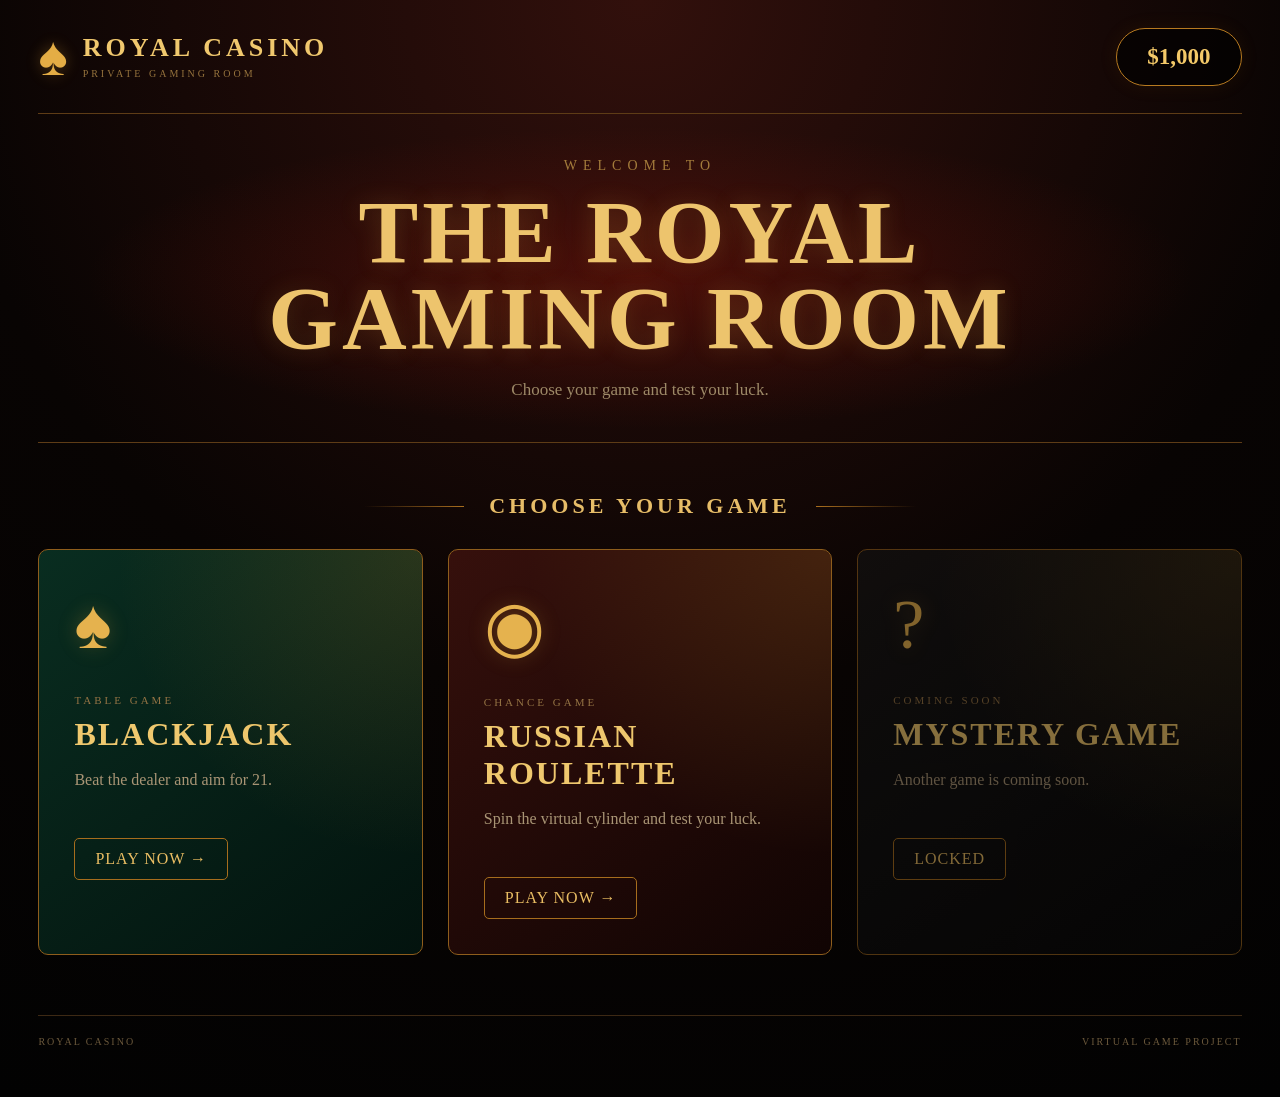
<file: index.html>
<!DOCTYPE html>
<html lang="en">

<head>

    <meta charset="UTF-8">

    <meta
        name="viewport"
        content="width=device-width, initial-scale=1.0"
    >

    <title>Royal Casino</title>

    <link
        rel="stylesheet"
        href="lobby.css"
    >

</head>


<body>

<div class="casino-page">


    <!-- HEADER -->

    <header class="casino-header">

        <div class="logo">

            <div class="logo-symbol">♠</div>

            <div>
                <h1>ROYAL CASINO</h1>
                <span>PRIVATE GAMING ROOM</span>
            </div>

        </div>


        <div
            class="balance-box"
            data-casino-balance
        >
            $1,000
        </div>

    </header>



    <!-- HERO -->

    <section class="hero">

        <div class="hero-content">

            <span class="welcome">
                WELCOME TO
            </span>

            <h2>
                THE ROYAL<br>
                GAMING ROOM
            </h2>

            <p>
                Choose your game and test your luck.
            </p>

        </div>

    </section>



    <!-- GAMES -->

    <section class="games-section">

        <div class="section-title">

            <span></span>

            <h2>CHOOSE YOUR GAME</h2>

            <span></span>

        </div>



        <div class="games-grid">


            <!-- BLACKJACK -->

            <a
                href="blackjack.html"
                class="game-card blackjack-card"
            >

                <div class="game-icon">
                    ♠
                </div>

                <div class="game-card-content">

                    <span class="game-category">
                        TABLE GAME
                    </span>

                    <h3>
                        BLACKJACK
                    </h3>

                    <p>
                        Beat the dealer and aim for 21.
                    </p>

                    <span class="play-game">
                        PLAY NOW →
                    </span>

                </div>

            </a>



            <!-- RUSSIAN ROULETTE -->

            <a
                href="russian-roulette.html"
                class="game-card roulette-card"
            >

                <div class="game-icon">
                    ◉
                </div>

                <div class="game-card-content">

                    <span class="game-category">
                        CHANCE GAME
                    </span>

                    <h3>
                        RUSSIAN ROULETTE
                    </h3>

                    <p>
                        Spin the virtual cylinder and test your luck.
                    </p>

                    <span class="play-game">
                        PLAY NOW →
                    </span>

                </div>

            </a>



            <!-- LOCKED GAME -->

            <div class="game-card locked-card">

                <div class="game-icon">
                    ?
                </div>

                <div class="game-card-content">

                    <span class="game-category">
                        COMING SOON
                    </span>

                    <h3>
                        MYSTERY GAME
                    </h3>

                    <p>
                        Another game is coming soon.
                    </p>

                    <span class="play-game">
                        LOCKED
                    </span>

                </div>

            </div>


        </div>

    </section>



    <!-- FOOTER -->

    <footer>

        <span>
            ROYAL CASINO
        </span>

        <span>
            VIRTUAL GAME PROJECT
        </span>

    </footer>


</div>


<script src="casino.js"></script>

</body>

</html>
</file>
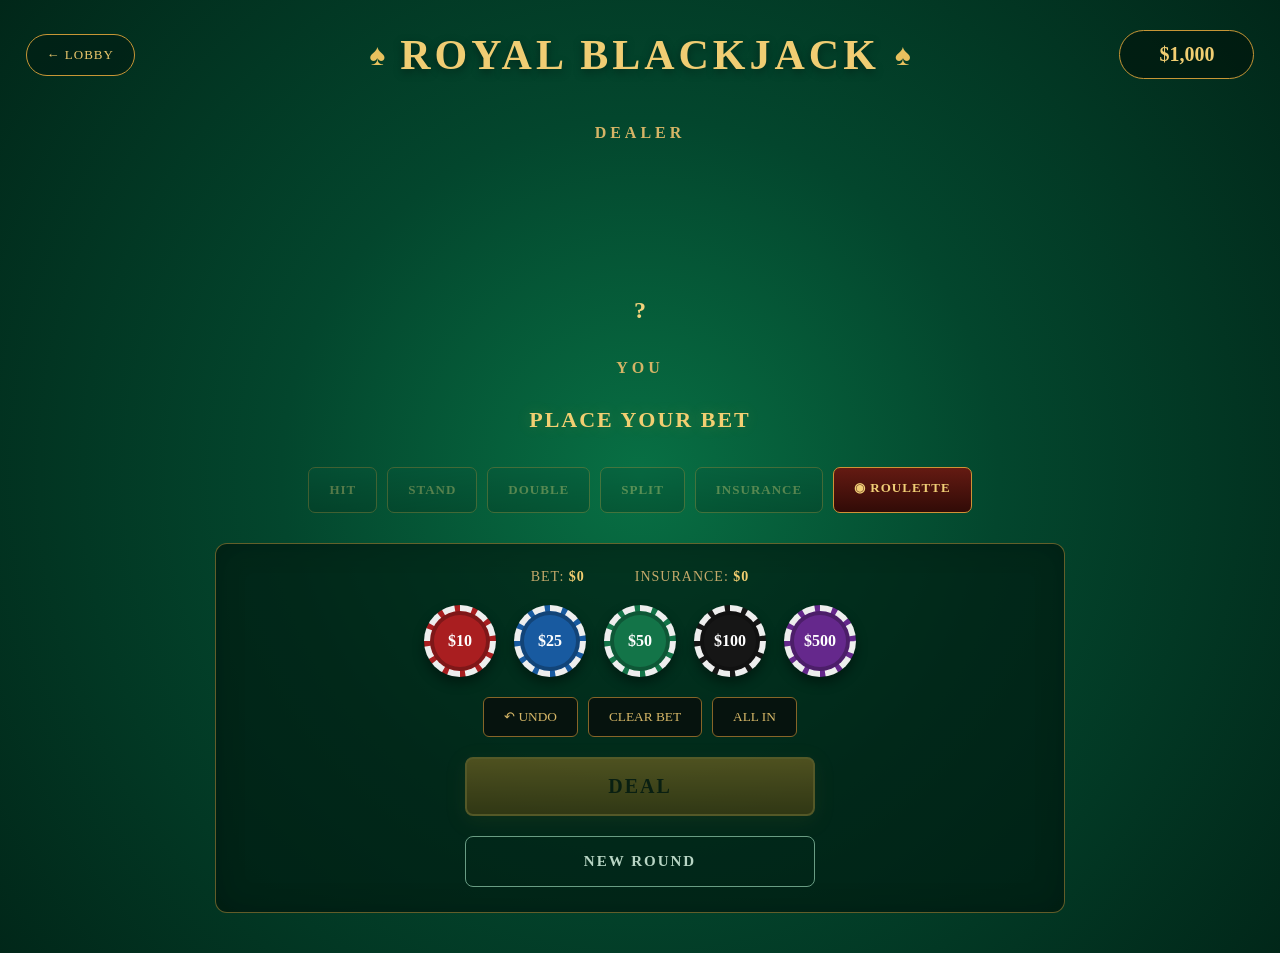
<file: blackjack.html>
<!DOCTYPE html>
<html lang="en">

<head>

    <meta charset="UTF-8">

    <meta
        name="viewport"
        content="width=device-width, initial-scale=1.0"
    >

    <title>Royal Casino - Blackjack</title>

    <link
        rel="stylesheet"
        href="blackjack.css"
    >

</head>


<body>

<main class="blackjack-table">


    <!-- TOP BAR -->

    <header class="bj-header">

        <a
            href="index.html"
            class="lobby-button"
        >
            ← LOBBY
        </a>


        <div class="bj-title">

            <span>♠</span>

            <h1>ROYAL BLACKJACK</h1>

            <span>♠</span>

        </div>


        <div
            class="balance-display"
            data-casino-balance
        >
            $1,000
        </div>

    </header>



    <!-- DEALER -->

    <section class="dealer-area">

        <h2>DEALER</h2>

        <div
            class="cards"
            id="dealerCards"
        ></div>

        <div
            class="hand-score"
            id="dealerScore"
        >
            ?
        </div>

    </section>



    <!-- PLAYER -->

    <section
        class="player-area"
        id="playerArea"
    >

        <h2>YOU</h2>

        <div
            id="playerHands"
            class="player-hands"
        ></div>

    </section>



    <!-- STATUS -->

    <div
        class="game-message"
        id="gameMessage"
    >
        PLACE YOUR BET
    </div>



    <!-- ACTIONS -->

    <section class="actions">

        <button id="hitButton">
            HIT
        </button>

        <button id="standButton">
            STAND
        </button>

        <button id="doubleButton">
            DOUBLE
        </button>

        <button id="splitButton">
            SPLIT
        </button>

        <button id="insuranceButton">
            INSURANCE
        </button>

        <a
            href="russian-roulette.html"
            class="roulette-link"
        >
            ◉ ROULETTE
        </a>

    </section>



    <!-- BETTING -->

    <section class="bet-area">

        <div class="bet-info">

            <span>
                BET:
                <strong id="betDisplay">$0</strong>
            </span>

            <span>
                INSURANCE:
                <strong id="insuranceDisplay">$0</strong>
            </span>

        </div>


        <div class="chips">

            <button
                class="chip red"
                data-value="10"
            >
                $10
            </button>

            <button
                class="chip blue"
                data-value="25"
            >
                $25
            </button>

            <button
                class="chip green"
                data-value="50"
            >
                $50
            </button>

            <button
                class="chip black"
                data-value="100"
            >
                $100
            </button>

            <button
                class="chip purple"
                data-value="500"
            >
                $500
            </button>

        </div>


        <div class="bet-buttons">

            <button id="undoBetButton">
                ↶ UNDO
            </button>

            <button id="clearBetButton">
                CLEAR BET
            </button>

            <button id="allInButton">
                ALL IN
            </button>

        </div>


        <button
            id="dealButton"
            class="deal-button"
        >
            DEAL
        </button>


        <button
            id="newRoundButton"
            class="new-round-button"
        >
            NEW ROUND
        </button>

    </section>


</main>


<script src="casino.js"></script>
<script src="blackjack.js"></script>

</body>
</html>
</file>
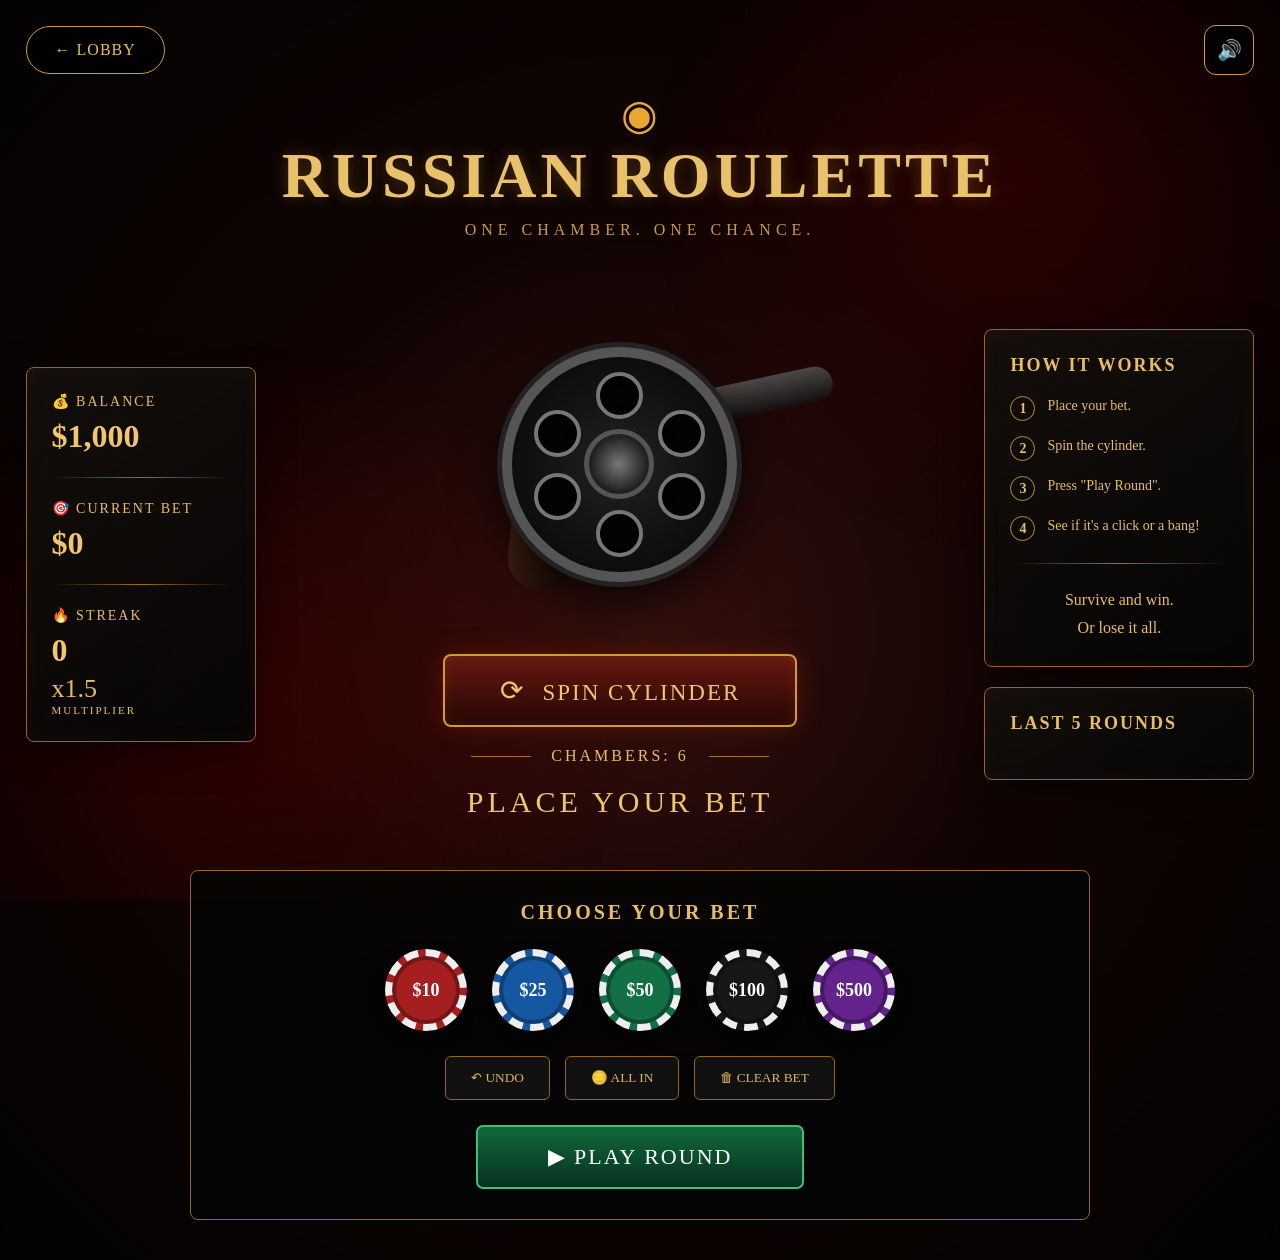
<file: russian-roulette.html>
<!DOCTYPE html>
<html lang="en">
<head>
    <meta charset="UTF-8">
    <meta name="viewport" content="width=device-width, initial-scale=1.0">
    <title>Russian Roulette</title>
    <link rel="stylesheet" href="roulette.css">
</head>

<body>

    <div class="background"></div>

    <main class="game">

        <!-- TOP -->
        <header>
            <a href="index.html" class="back-button">
                ← LOBBY
            </a>

            <button class="sound-button" id="soundButton">🔊</button>
        </header>

        <section class="title">
            <div class="title-icon">◉</div>
            <h1>RUSSIAN ROULETTE</h1>
            <p>ONE CHAMBER. ONE CHANCE.</p>
        </section>

        <section class="layout">

            <!-- LEFT PANEL -->
            <aside class="side-panel left-panel">

                <div class="stat">
                    <span>💰 BALANCE</span>
                    <strong id="balance" data-casino-balance>$1,000</strong>
                </div>

                <div class="line"></div>

                <div class="stat">
                    <span>🎯 CURRENT BET</span>
                    <strong id="currentBet">$0</strong>
                </div>

                <div class="line"></div>

                <div class="stat">
                    <span>🔥 STREAK</span>
                    <strong id="streak">0</strong>
                </div>

                <div class="multiplier">
                    x<span id="multiplier">1</span>
                    <small>MULTIPLIER</small>
                </div>

            </aside>


            <!-- CENTER -->
            <section class="center">

                <div class="cylinder-area">

                    <div class="revolver">
                        <div class="gun-body"></div>
                        <div class="handle"></div>
                        <div class="barrel"></div>
                    </div>

                    <div class="cylinder" id="cylinder">

                        <div class="chamber chamber-1"></div>
                        <div class="chamber chamber-2"></div>
                        <div class="chamber chamber-3"></div>
                        <div class="chamber chamber-4"></div>
                        <div class="chamber chamber-5"></div>
                        <div class="chamber chamber-6"></div>

                        <div class="center-piece"></div>

                    </div>

                </div>


                <button class="spin-button" id="spinButton">
                    <span>⟳</span>
                    SPIN CYLINDER
                </button>

                <div class="chambers">
                    <span></span>
                    CHAMBERS: 6
                    <span></span>
                </div>


                <div class="result" id="result">
                    PLACE YOUR BET
                </div>

            </section>


            <!-- RIGHT PANEL -->
            <aside class="right-column">

                <div class="info-panel">

                    <h2>HOW IT WORKS</h2>

                    <div class="step">
                        <b>1</b>
                        Place your bet.
                    </div>

                    <div class="step">
                        <b>2</b>
                        Spin the cylinder.
                    </div>

                    <div class="step">
                        <b>3</b>
                        Press "Play Round".
                    </div>

                    <div class="step">
                        <b>4</b>
                        See if it's a click or a bang!
                    </div>

                    <div class="info-line"></div>

                    <p>Survive and win.<br>Or lose it all.</p>

                </div>


                <div class="history">

                    <h2>LAST 5 ROUNDS</h2>

                    <div id="historyList">

                    </div>

                </div>

            </aside>

        </section>


        <!-- BETTING -->
        <section class="betting">

            <h2>CHOOSE YOUR BET</h2>

            <div class="chips">

                <button class="chip red" data-value="10">
                    <span>$10</span>
                </button>

                <button class="chip blue" data-value="25">
                    <span>$25</span>
                </button>

                <button class="chip green" data-value="50">
                    <span>$50</span>
                </button>

                <button class="chip black" data-value="100">
                    <span>$100</span>
                </button>

                <button class="chip purple" data-value="500">
                    <span>$500</span>
                </button>

            </div>


            <div class="bet-controls">

                <button id="undoButton">
                    ↶ UNDO
                </button>

                <button id="allInButton">
                    🪙 ALL IN
                </button>

                <button id="clearButton">
                    🗑 CLEAR BET
                </button>

            </div>


            <button class="play-button" id="playButton">
                ▶ PLAY ROUND
            </button>

        </section>

    </main>


    <script src="casino.js"></script>
    <script src="roulette.js"></script>

</body>
</html>
</file>
<file: lobby.css>
* {
    box-sizing: border-box;
    margin: 0;
    padding: 0;
}

body {

    min-height: 100vh;

    background:
        radial-gradient(
            circle at top,
            #32100c,
            #080403 55%,
            #020202
        );

    color: #e7bd68;

    font-family:
        Georgia,
        "Times New Roman",
        serif;
}


.casino-page {

    width: min(1400px, 94%);

    margin: auto;

    padding-bottom: 50px;
}


/* ==========================================
   HEADER
========================================== */

.casino-header {

    display: flex;

    justify-content: space-between;

    align-items: center;

    padding: 25px 0;
}


.logo {

    display: flex;

    align-items: center;

    gap: 15px;
}


.logo-symbol {

    font-size: 55px;

    color: #e4ad45;

    text-shadow:
        0 0 15px
        rgba(225, 165, 55, .3);
}


.logo h1 {

    font-size: 26px;

    letter-spacing: 4px;

    color: #f0c86e;
}


.logo span {

    font-size: 10px;

    letter-spacing: 3px;

    color: #96733d;
}


.balance-box {

    padding: 15px 30px;

    border: 1px solid #b77a20;

    border-radius: 30px;

    background:
        rgba(0, 0, 0, .65);

    color: #f4c968;

    font-size: 23px;

    font-weight: bold;

    cursor: pointer;

    box-shadow:
        0 0 20px
        rgba(190, 125, 25, .08);
}


/* ==========================================
   HERO
========================================== */

.hero {

    min-height: 330px;

    display: flex;

    align-items: center;

    justify-content: center;

    text-align: center;

    border-top:
        1px solid #5e3c16;

    border-bottom:
        1px solid #5e3c16;

    background:
        radial-gradient(
            ellipse at center,
            rgba(125, 20, 10, .45),
            transparent 65%
        );
}


.hero-content {

    animation:
        fadeIn 1s ease;
}


.welcome {

    letter-spacing: 6px;

    font-size: 14px;

    color: #a37b3b;
}


.hero h2 {

    margin-top: 15px;

    font-size:
        clamp(45px, 7vw, 90px);

    line-height: .95;

    letter-spacing: 4px;

    color: #edc46d;

    text-shadow:
        0 0 25px
        rgba(230, 175, 70, .2);
}


.hero p {

    margin-top: 20px;

    color: #9d8967;

    font-size: 17px;
}


/* ==========================================
   SECTION TITLE
========================================== */

.games-section {

    padding-top: 50px;
}


.section-title {

    display: flex;

    align-items: center;

    gap: 25px;

    justify-content: center;

    margin-bottom: 30px;
}


.section-title span {

    width: 100px;

    height: 1px;

    background:
        linear-gradient(
            90deg,
            transparent,
            #a96e1e
        );
}


.section-title span:last-child {

    background:
        linear-gradient(
            90deg,
            #a96e1e,
            transparent
        );
}


.section-title h2 {

    font-size: 22px;

    letter-spacing: 4px;
}


/* ==========================================
   GAME GRID
========================================== */

.games-grid {

    display: grid;

    grid-template-columns:
        repeat(3, 1fr);

    gap: 25px;
}


.game-card {

    position: relative;

    min-height: 310px;

    padding: 35px;

    border: 1px solid #8e5d1c;

    border-radius: 10px;

    text-decoration: none;

    color: inherit;

    overflow: hidden;

    transition:
        transform .3s,
        box-shadow .3s,
        border-color .3s;
}


.game-card::before {

    content: "";

    position: absolute;

    inset: 0;

    background:
        radial-gradient(
            circle at top right,
            rgba(200, 140, 40, .18),
            transparent 55%
        );

    pointer-events: none;
}


.game-card:hover {

    transform:
        translateY(-8px);

    border-color: #e2a83b;

    box-shadow:
        0 20px 50px
        rgba(0, 0, 0, .55),
        0 0 30px
        rgba(200, 140, 40, .08);
}


.blackjack-card {

    background:
        linear-gradient(
            145deg,
            #092d20,
            #03130e
        );
}


.roulette-card {

    background:
        linear-gradient(
            145deg,
            #36100c,
            #100403
        );
}


.locked-card {

    background:
        linear-gradient(
            145deg,
            #151515,
            #070707
        );

    opacity: .55;
}


.game-icon {

    font-size: 70px;

    margin-bottom: 25px;

    color: #e5b24e;

    text-shadow:
        0 0 20px
        rgba(225, 170, 60, .25);
}


.game-category {

    font-size: 11px;

    letter-spacing: 3px;

    color: #947344;
}


.game-card h3 {

    margin-top: 8px;

    font-size: 32px;

    letter-spacing: 2px;

    color: #efc86e;
}


.game-card p {

    margin-top: 15px;

    min-height: 45px;

    line-height: 1.5;

    color: #a99575;
}


.play-game {

    display: inline-block;

    margin-top: 25px;

    padding:
        11px 20px;

    border:
        1px solid #a66d1d;

    border-radius: 5px;

    color: #e9bd63;

    letter-spacing: 1px;
}


/* ==========================================
   FOOTER
========================================== */

footer {

    display: flex;

    justify-content: space-between;

    margin-top: 60px;

    padding-top: 20px;

    border-top:
        1px solid #3d2914;

    color: #6c593c;

    font-size: 10px;

    letter-spacing: 2px;
}


/* ==========================================
   ANIMATION
========================================== */

@keyframes fadeIn {

    from {
        opacity: 0;
        transform: translateY(15px);
    }

    to {
        opacity: 1;
        transform: translateY(0);
    }

}


/* ==========================================
   MOBILE
========================================== */

@media (max-width: 850px) {

    .games-grid {

        grid-template-columns: 1fr;
    }

    .game-card {

        min-height: 260px;
    }

}


@media (max-width: 550px) {

    .casino-header {

        align-items: flex-start;

        gap: 15px;
    }

    .logo h1 {

        font-size: 18px;
    }

    .logo-symbol {

        font-size: 40px;
    }

    .balance-box {

        padding:
            10px 15px;

        font-size: 16px;
    }

    .hero {

        min-height: 270px;
    }

    .section-title span {

        width: 40px;
    }

}
</file>
<file: blackjack.css>
* {
    box-sizing: border-box;
    margin: 0;
    padding: 0;
}

body {
    min-height: 100vh;
    background:
        radial-gradient(circle at center, #087044 0%, #03462d 45%, #012719 100%);
    color: #f1d58a;
    font-family: Georgia, "Times New Roman", serif;
}


/* ==========================================
   TABLE
========================================== */

.blackjack-table {
    width: min(1400px, 96%);
    min-height: 100vh;
    margin: auto;
    padding: 20px 0 40px;

    position: relative;

    display: flex;
    flex-direction: column;
}


/* ==========================================
   HEADER
========================================== */

.bj-header {
    display: grid;
    grid-template-columns: 1fr auto 1fr;
    align-items: center;
    gap: 20px;

    padding: 10px 0 25px;
}

.bj-title {
    display: flex;
    align-items: center;
    justify-content: center;
    gap: 15px;
}

.bj-title h1 {
    font-size: clamp(25px, 4vw, 42px);
    letter-spacing: 4px;
    color: #f0cd73;

    text-shadow:
        0 3px 10px rgba(0, 0, 0, .4);
}

.bj-title span {
    font-size: 30px;
    color: #e8c15e;
}


/* ==========================================
   LOBBY BUTTON
========================================== */

.lobby-button {
    justify-self: start;

    padding: 12px 20px;

    border: 1px solid #c79636;
    border-radius: 25px;

    background: rgba(0, 30, 20, .7);

    color: #eac66c;
    text-decoration: none;

    font-size: 13px;
    letter-spacing: 1px;

    transition: .2s;
}

.lobby-button:hover {
    background: #075037;

    box-shadow:
        0 0 18px rgba(220, 180, 80, .2);
}


/* ==========================================
   BALANCE
========================================== */

.balance-display {
    justify-self: end;

    min-width: 135px;

    padding: 12px 20px;

    border: 1px solid #c79636;
    border-radius: 25px;

    background:
        rgba(0, 20, 12, .65);

    color: #f1ce72;

    text-align: center;

    font-size: 20px;
    font-weight: bold;

    cursor: pointer;

    transition: .2s;
}

.balance-display:hover {
    background: rgba(8, 70, 45, .8);
}


/* ==========================================
   DEALER / PLAYER AREAS
========================================== */

.dealer-area,
.player-area {
    text-align: center;
}

.dealer-area {
    padding-top: 20px;
}

.player-area {
    padding-top: 35px;
}

.dealer-area h2,
.player-area h2 {
    margin-bottom: 15px;

    font-size: 16px;
    letter-spacing: 4px;

    color: #d5b466;
}


/* ==========================================
   CARDS
========================================== */

.cards {
    display: flex;
    justify-content: center;
    align-items: center;

    gap: 12px;

    min-height: 130px;
}


.playing-card {
    position: relative;

    width: 88px;
    height: 124px;

    border-radius: 9px;

    background:
        linear-gradient(
            145deg,
            #ffffff,
            #e8e8e8
        );

    border: 2px solid #d0c6aa;

    color: #171717;

    box-shadow:
        0 8px 15px rgba(0, 0, 0, .4);

    animation: dealCard .35s ease;
}


@keyframes dealCard {

    from {
        opacity: 0;
        transform:
            translateY(-25px)
            rotate(-5deg);
    }

    to {
        opacity: 1;
        transform:
            translateY(0)
            rotate(0);
    }

}


.red-card {
    color: #b51e22;
}


.card-corner {
    position: absolute;

    top: 7px;
    left: 8px;

    display: flex;
    flex-direction: column;

    font-size: 18px;
    font-weight: bold;

    line-height: 1;
}

.card-symbol {
    position: absolute;

    top: 50%;
    left: 50%;

    transform:
        translate(-50%, -50%);

    font-size: 43px;
}


.card-corner.bottom {
    top: auto;
    left: auto;

    bottom: 7px;
    right: 8px;

    transform: rotate(180deg);
}


/* ==========================================
   CARD BACK
========================================== */

.hidden-card {
    background:
        #122f29;

    border-color:
        #c69b45;

    overflow: hidden;
}


.card-back {
    position: absolute;

    inset: 7px;

    display: grid;
    place-items: center;

    border:
        2px solid #c69b45;

    background:
        repeating-linear-gradient(
            45deg,
            #0d3c30 0px,
            #0d3c30 5px,
            #124b3a 5px,
            #124b3a 10px
        );

    color: #d7ae50;

    font-size: 42px;
}


/* ==========================================
   SCORES
========================================== */

.hand-score {
    margin-top: 10px;

    font-size: 24px;
    font-weight: bold;

    color: #f2d37d;
}


/* ==========================================
   PLAYER HANDS / SPLIT
========================================== */

.player-hands {
    display: flex;
    justify-content: center;
    gap: 35px;

    flex-wrap: wrap;
}

.player-hand {
    padding: 12px;

    min-width: 240px;

    border-radius: 10px;

    transition: .25s;
}

.player-hand.active-hand {
    background:
        rgba(255, 210, 100, .055);

    box-shadow:
        0 0 25px
        rgba(240, 200, 90, .08);
}


.hand-title {
    margin-bottom: 8px;

    color: #c5aa6a;

    font-size: 12px;
    letter-spacing: 2px;
}

.hand-title span {
    margin-left: 12px;
    color: #f0cc6d;
}


/* ==========================================
   MESSAGE
========================================== */

.game-message {
    min-height: 35px;

    margin: 15px auto;

    text-align: center;

    font-size: 22px;
    font-weight: bold;

    letter-spacing: 2px;

    color: #f2cf72;

    text-shadow:
        0 0 15px rgba(240, 190, 60, .2);
}


/* ==========================================
   ACTION BUTTONS
========================================== */

.actions {
    display: flex;

    justify-content: center;
    align-items: center;

    flex-wrap: wrap;

    gap: 10px;

    margin: 10px auto 20px;
}


.actions button,
.roulette-link {
    min-height: 46px;

    padding: 12px 20px;

    border-radius: 7px;

    border: 1px solid #b48635;

    background:
        linear-gradient(
            #07553a,
            #033521
        );

    color: #f0ce76;

    font-family: inherit;

    font-size: 13px;
    font-weight: bold;

    letter-spacing: 1px;

    cursor: pointer;

    text-decoration: none;

    transition:
        transform .2s,
        box-shadow .2s,
        background .2s;
}


.actions button:hover:not(:disabled),
.roulette-link:hover {
    transform: translateY(-2px);

    background:
        linear-gradient(
            #0a6846,
            #06482e
        );

    box-shadow:
        0 0 18px
        rgba(235, 190, 80, .18);
}


.actions button:disabled {
    opacity: .35;
    cursor: not-allowed;
}


.roulette-link {
    background:
        linear-gradient(
            #641a12,
            #310b07
        );

    border-color: #d09235;
}


.roulette-link:hover {
    background:
        linear-gradient(
            #822218,
            #45100a
        );
}


/* ==========================================
   BET AREA
========================================== */

.bet-area {
    width: min(850px, 100%);

    margin:
        10px auto 0;

    padding: 25px;

    border:
        1px solid rgba(196, 150, 60, .5);

    border-radius: 12px;

    background:
        rgba(0, 25, 16, .65);

    box-shadow:
        inset 0 0 30px
        rgba(0, 0, 0, .2);
}


.bet-info {
    display: flex;

    justify-content: center;

    gap: 50px;

    margin-bottom: 20px;

    color: #c4a96a;

    font-size: 14px;
    letter-spacing: 1px;
}

.bet-info strong {
    color: #f2ce70;
}


/* ==========================================
   CHIPS
========================================== */

.chips {
    display: flex;

    justify-content: center;

    flex-wrap: wrap;

    gap: 18px;
}


.chip {
    width: 72px;
    height: 72px;

    border-radius: 50%;

    border:
        6px dashed #eee;

    color: white;

    font-family: Georgia, serif;

    font-size: 16px;
    font-weight: bold;

    cursor: pointer;

    box-shadow:
        0 6px 12px rgba(0, 0, 0, .4),
        inset 0 0 0 4px
        rgba(0, 0, 0, .25);

    transition:
        transform .2s,
        box-shadow .2s;
}


.chip:hover {
    transform:
        translateY(-6px)
        scale(1.05);

    box-shadow:
        0 12px 18px rgba(0, 0, 0, .45);
}


.chip.red {
    background: #a91e20;
}

.chip.blue {
    background: #185aa0;
}

.chip.green {
    background: #137448;
}

.chip.black {
    background: #161616;
}

.chip.purple {
    background: #65288c;
}


/* ==========================================
   BET BUTTONS
========================================== */

.bet-buttons {
    display: flex;

    justify-content: center;

    flex-wrap: wrap;

    gap: 10px;

    margin-top: 20px;
}


.bet-buttons button {
    padding:
        11px 20px;

    border:
        1px solid #876528;

    border-radius: 6px;

    background:
        #06130e;

    color: #d6b767;

    font-family: inherit;

    cursor: pointer;

    transition: .2s;
}


.bet-buttons button:hover {
    background:
        #0a3324;

    border-color:
        #c99a3e;
}


/* ==========================================
   DEAL / NEW ROUND
========================================== */

.deal-button,
.new-round-button {
    display: block;

    width: min(350px, 100%);

    margin:
        20px auto 0;

    padding: 16px;

    border-radius: 8px;

    font-family: inherit;

    font-size: 20px;

    font-weight: bold;

    letter-spacing: 2px;

    cursor: pointer;
}


.deal-button {
    border:
        2px solid #d1a03d;

    background:
        linear-gradient(
            #c18b28,
            #78500f
        );

    color: #171006;

    box-shadow:
        0 5px 20px
        rgba(200, 150, 40, .18);
}


.deal-button:hover:not(:disabled) {
    transform: translateY(-2px);

    box-shadow:
        0 8px 25px
        rgba(220, 170, 50, .3);
}


.deal-button:disabled {
    opacity: .4;
    cursor: not-allowed;
}


.new-round-button {
    border:
        1px solid #699d84;

    background:
        transparent;

    color: #b8d5c4;

    font-size: 15px;
}


.new-round-button:disabled {
    opacity: .35;
    cursor: not-allowed;
}


.new-round-button:hover:not(:disabled) {
    background:
        rgba(20, 90, 60, .35);
}


/* ==========================================
   BALANCE RESET
========================================== */

.balance-reset {
    animation:
        balanceReset .6s ease;
}


@keyframes balanceReset {

    0% {
        transform: scale(1);
    }

    50% {
        transform: scale(1.12);
    }

    100% {
        transform: scale(1);
    }

}


/* ==========================================
   MOBILE
========================================== */

@media (max-width: 750px) {

    .bj-header {
        grid-template-columns: 1fr 1fr;
    }

    .bj-title {
        grid-column: 1 / -1;
        grid-row: 1;
    }

    .lobby-button {
        grid-column: 1;
        grid-row: 2;
    }

    .balance-display {
        grid-column: 2;
        grid-row: 2;
    }

    .playing-card {
        width: 70px;
        height: 100px;
    }

    .card-symbol {
        font-size: 34px;
    }

    .card-corner {
        font-size: 15px;
    }

    .actions {
        gap: 7px;
    }

    .actions button,
    .roulette-link {
        flex: 1 1 135px;
    }

}


@media (max-width: 450px) {

    .blackjack-table {
        width: 94%;
    }

    .bj-title h1 {
        font-size: 20px;
        letter-spacing: 2px;
    }

    .bj-title span {
        font-size: 20px;
    }

    .balance-display {
        font-size: 15px;
        min-width: 100px;
        padding: 10px;
    }

    .playing-card {
        width: 58px;
        height: 84px;
    }

    .card-symbol {
        font-size: 27px;
    }

    .card-corner {
        font-size: 12px;
    }

    .cards {
        gap: 6px;
    }

    .player-hands {
        gap: 10px;
    }

    .bet-area {
        padding: 18px 10px;
    }

    .bet-info {
        gap: 20px;
        flex-wrap: wrap;
    }

    .chip {
        width: 60px;
        height: 60px;
        font-size: 14px;
    }

}
</file>
<file: roulette.css>
* {
    box-sizing: border-box;
    margin: 0;
    padding: 0;
}

body {
    min-height: 100vh;
    background:
        radial-gradient(circle at center, #35100d 0%, #100403 45%, #030202 100%);
    color: #e9bd62;
    font-family: Georgia, "Times New Roman", serif;
    overflow-x: hidden;
}

.background {
    position: fixed;
    inset: 0;
    pointer-events: none;

    background:
        radial-gradient(circle at 20% 80%, rgba(110, 0, 0, .35), transparent 30%),
        radial-gradient(circle at 80% 20%, rgba(130, 0, 0, .25), transparent 30%);

    z-index: -1;
}

.game {
    width: min(1450px, 96%);
    margin: auto;
    padding: 25px 0 40px;
}


/* ---------------- HEADER ---------------- */

header {
    display: flex;
    justify-content: space-between;
    align-items: center;
}

.back-button,
.sound-button {
    border: 1px solid #d89a28;
    background: rgba(0, 0, 0, .65);
    color: #e9bd62;
    cursor: pointer;
    transition: .25s;
}

.back-button {
    padding: 14px 28px;
    border-radius: 30px;
    text-decoration: none;
    letter-spacing: 1px;
}

.sound-button {
    width: 50px;
    height: 50px;
    border-radius: 12px;
    font-size: 20px;
}

.back-button:hover,
.sound-button:hover {
    background: #4b170f;
    box-shadow: 0 0 20px rgba(220, 155, 40, .4);
}


/* ---------------- TITLE ---------------- */

.title {
    text-align: center;
    margin: 15px 0 35px;
}

.title-icon {
    font-size: 42px;
    color: #e9a72f;
}

.title h1 {
    font-size: clamp(36px, 5vw, 70px);
    letter-spacing: 4px;
    color: #eac16b;
    text-shadow: 0 0 15px rgba(220, 160, 50, .3);
}

.title p {
    margin-top: 8px;
    letter-spacing: 5px;
    color: #c99a45;
}


/* ---------------- MAIN LAYOUT ---------------- */

.layout {
    display: grid;
    grid-template-columns: 230px 1fr 270px;
    gap: 30px;
    align-items: center;
}


/* ---------------- PANELS ---------------- */

.side-panel,
.info-panel,
.history {
    background:
        linear-gradient(145deg, rgba(20, 15, 12, .95), rgba(5, 5, 5, .95));

    border: 1px solid #9b661c;
    border-radius: 8px;
    padding: 25px;

    box-shadow:
        inset 0 0 20px rgba(190, 120, 30, .05),
        0 10px 35px rgba(0, 0, 0, .5);
}

.stat {
    display: flex;
    flex-direction: column;
    gap: 8px;
}

.stat span {
    font-size: 14px;
    letter-spacing: 2px;
}

.stat strong {
    font-size: 32px;
    color: #f2c76c;
}

.line,
.info-line {
    height: 1px;
    background: linear-gradient(
        90deg,
        transparent,
        #a66c20,
        transparent
    );

    margin: 22px 0;
}

.multiplier {
    margin-top: 5px;
    font-size: 26px;
}

.multiplier small {
    display: block;
    font-size: 11px;
    letter-spacing: 2px;
}


/* ---------------- CENTER ---------------- */

.center {
    text-align: center;
}

.cylinder-area {
    position: relative;
    height: 380px;
    display: flex;
    justify-content: center;
    align-items: center;
}


/* Fake decorative revolver */

.revolver {
    position: absolute;
    width: 370px;
    height: 180px;
    transform: rotate(-12deg);
    opacity: .85;
}

.gun-body {
    position: absolute;
    width: 220px;
    height: 90px;
    background: linear-gradient(135deg, #555, #111);
    border-radius: 30px 50px 20px 20px;
    left: 80px;
    top: 25px;
    box-shadow: 0 8px 20px black;
}

.barrel {
    position: absolute;
    width: 140px;
    height: 35px;
    background: linear-gradient(#555, #111);
    right: -40px;
    top: 35px;
    border-radius: 0 20px 20px 0;
}

.handle {
    position: absolute;
    width: 65px;
    height: 130px;
    background: linear-gradient(120deg, #65381e, #160a05);
    left: 65px;
    top: 70px;
    border-radius: 15px 15px 35px 35px;
    transform: rotate(18deg);
}


/* ---------------- CYLINDER ---------------- */

.cylinder {
    position: relative;
    width: 235px;
    height: 235px;
    border-radius: 50%;

    background:
        radial-gradient(circle,
        #222 0%,
        #111 55%,
        #050505 100%);

    border: 10px solid #555;

    box-shadow:
        0 0 0 5px #222,
        0 20px 50px rgba(0, 0, 0, .8);

    z-index: 5;

    transition: transform 1.5s cubic-bezier(.15, .8, .2, 1);
}

.cylinder.spinning {
    animation: spin 1.5s ease-in-out;
}

@keyframes spin {

    0% {
        transform: rotate(0deg);
    }

    100% {
        transform: rotate(1080deg);
    }
}

.chamber {
    position: absolute;
    width: 47px;
    height: 47px;
    border-radius: 50%;
    background: #030303;
    border: 4px solid #777;
    box-shadow: inset 0 0 10px black;
}

.chamber-1 {
    top: 15px;
    left: 84px;
}

.chamber-2 {
    top: 53px;
    right: 22px;
}

.chamber-3 {
    bottom: 52px;
    right: 22px;
}

.chamber-4 {
    bottom: 15px;
    left: 84px;
}

.chamber-5 {
    bottom: 52px;
    left: 22px;
}

.chamber-6 {
    top: 53px;
    left: 22px;
}

.center-piece {
    position: absolute;
    width: 70px;
    height: 70px;
    border-radius: 50%;
    background: radial-gradient(circle, #777, #222 65%, #111);
    top: 72px;
    left: 72px;
    border: 5px solid #555;
}


/* ---------------- SPIN ---------------- */

.spin-button {
    border: 2px solid #d29a2f;
    background: linear-gradient(#651810, #260604);
    color: #f0c56c;
    font-family: inherit;
    font-size: 23px;
    letter-spacing: 2px;
    padding: 18px 55px;
    border-radius: 8px;
    cursor: pointer;

    box-shadow:
        0 0 25px rgba(150, 30, 10, .4),
        inset 0 0 15px rgba(255, 180, 60, .08);

    transition: .25s;
}

.spin-button:hover {
    transform: translateY(-2px);
    box-shadow: 0 0 35px rgba(220, 150, 30, .4);
}

.spin-button span {
    font-size: 28px;
    margin-right: 10px;
}

.chambers {
    display: flex;
    align-items: center;
    justify-content: center;
    gap: 20px;
    margin-top: 20px;
    letter-spacing: 3px;
}

.chambers span {
    width: 60px;
    height: 1px;
    background: #a66c20;
}


/* ---------------- RESULT ---------------- */

.result {
    min-height: 50px;
    margin-top: 20px;
    font-size: 30px;
    letter-spacing: 4px;
    color: #f1c56a;
}

.result.safe {
    color: #47e58b;
    text-shadow: 0 0 15px rgba(50, 255, 130, .4);
}

.result.danger {
    color: #e63c30;
    text-shadow: 0 0 20px rgba(255, 40, 20, .5);
}


/* ---------------- RIGHT ---------------- */

.right-column {
    display: flex;
    flex-direction: column;
    gap: 20px;
}

.info-panel h2,
.history h2 {
    font-size: 18px;
    letter-spacing: 2px;
    margin-bottom: 20px;
}

.step {
    display: flex;
    gap: 12px;
    margin: 15px 0;
    font-size: 14px;
    line-height: 1.4;
}

.step b {
    width: 25px;
    height: 25px;
    border: 1px solid #c18a29;
    border-radius: 50%;
    display: grid;
    place-items: center;
    flex-shrink: 0;
}

.info-panel p {
    text-align: center;
    line-height: 1.7;
}


/* ---------------- HISTORY ---------------- */

.history-item {
    display: grid;
    grid-template-columns: 30px 1fr auto;
    align-items: center;
    padding: 9px;
    margin: 5px 0;
    background: rgba(255, 255, 255, .03);
    border-radius: 4px;
}

.history-item small {
    color: #bbb;
}

.safe {
    color: #43df82;
}

.danger {
    color: #ef4034;
}


/* ---------------- BETTING ---------------- */

.betting {
    max-width: 900px;
    margin: 35px auto 0;
    padding: 30px;

    background: rgba(5, 5, 5, .88);
    border: 1px solid #9b661c;
    border-radius: 8px;

    text-align: center;
}

.betting h2 {
    letter-spacing: 3px;
    font-size: 20px;
    margin-bottom: 25px;
}

.chips {
    display: flex;
    justify-content: center;
    gap: 25px;
    flex-wrap: wrap;
}


/* ---------------- CHIPS ---------------- */

.chip {
    width: 82px;
    height: 82px;
    border-radius: 50%;

    border: 7px dashed #eee;

    color: white;
    font-family: Georgia, serif;
    font-size: 18px;
    font-weight: bold;

    cursor: pointer;

    box-shadow:
        0 6px 15px rgba(0, 0, 0, .5),
        inset 0 0 0 4px rgba(0, 0, 0, .3);

    transition: .2s;
}

.chip:hover {
    transform: translateY(-8px) scale(1.05);
}

.chip.red {
    background: #a51f20;
}

.chip.blue {
    background: #1558a1;
}

.chip.green {
    background: #137044;
}

.chip.black {
    background: #171717;
}

.chip.purple {
    background: #63228c;
}


/* ---------------- CONTROLS ---------------- */

.bet-controls {
    display: flex;
    justify-content: center;
    gap: 15px;
    margin-top: 25px;
    flex-wrap: wrap;
}

.bet-controls button {
    padding: 13px 25px;
    background: #111;
    color: #dcb45d;
    border: 1px solid #97641e;
    border-radius: 6px;
    cursor: pointer;
    font-family: inherit;
}

.bet-controls button:hover {
    background: #35120e;
}


/* ---------------- PLAY ---------------- */

.play-button {
    margin-top: 25px;
    padding: 17px 70px;

    border: 2px solid #43bd71;
    border-radius: 7px;

    background: linear-gradient(#11683a, #06321f);
    color: white;

    font-family: inherit;
    font-size: 22px;
    letter-spacing: 2px;

    cursor: pointer;

    transition: .25s;
}

.play-button:hover {
    transform: translateY(-2px);
    box-shadow: 0 0 25px rgba(40, 200, 100, .35);
}


/* ---------------- MOBILE ---------------- */

@media (max-width: 1000px) {

    .layout {
        grid-template-columns: 1fr;
    }

    .left-panel,
    .right-column {
        max-width: 600px;
        width: 100%;
        margin: auto;
    }

    .cylinder-area {
        height: 330px;
    }

    .right-column {
        display: grid;
        grid-template-columns: 1fr 1fr;
    }
}

@media (max-width: 600px) {

    .game {
        width: 94%;
    }

    .title h1 {
        font-size: 35px;
        letter-spacing: 2px;
    }

    .title p {
        font-size: 11px;
        letter-spacing: 2px;
    }

    .back-button {
        padding: 10px 14px;
        font-size: 11px;
    }

    .cylinder {
        width: 190px;
        height: 190px;
    }

    .revolver {
        transform: scale(.7) rotate(-12deg);
    }

    .center-piece {
        width: 55px;
        height: 55px;
        top: 58px;
        left: 58px;
    }

    .chamber {
        width: 40px;
        height: 40px;
    }

    .chamber-1 {
        top: 10px;
        left: 66px;
    }

    .chamber-2 {
        top: 40px;
        right: 15px;
    }

    .chamber-3 {
        bottom: 40px;
        right: 15px;
    }

    .chamber-4 {
        bottom: 10px;
        left: 66px;
    }

    .chamber-5 {
        bottom: 40px;
        left: 15px;
    }

    .chamber-6 {
        top: 40px;
        left: 15px;
    }

    .spin-button {
        padding: 14px 25px;
        font-size: 16px;
    }

    .right-column {
        grid-template-columns: 1fr;
    }

    .chip {
        width: 65px;
        height: 65px;
        font-size: 15px;
    }

    .betting {
        padding: 20px 10px;
    }

    .play-button {
        width: 100%;
        padding: 16px;
    }
}
</file>
